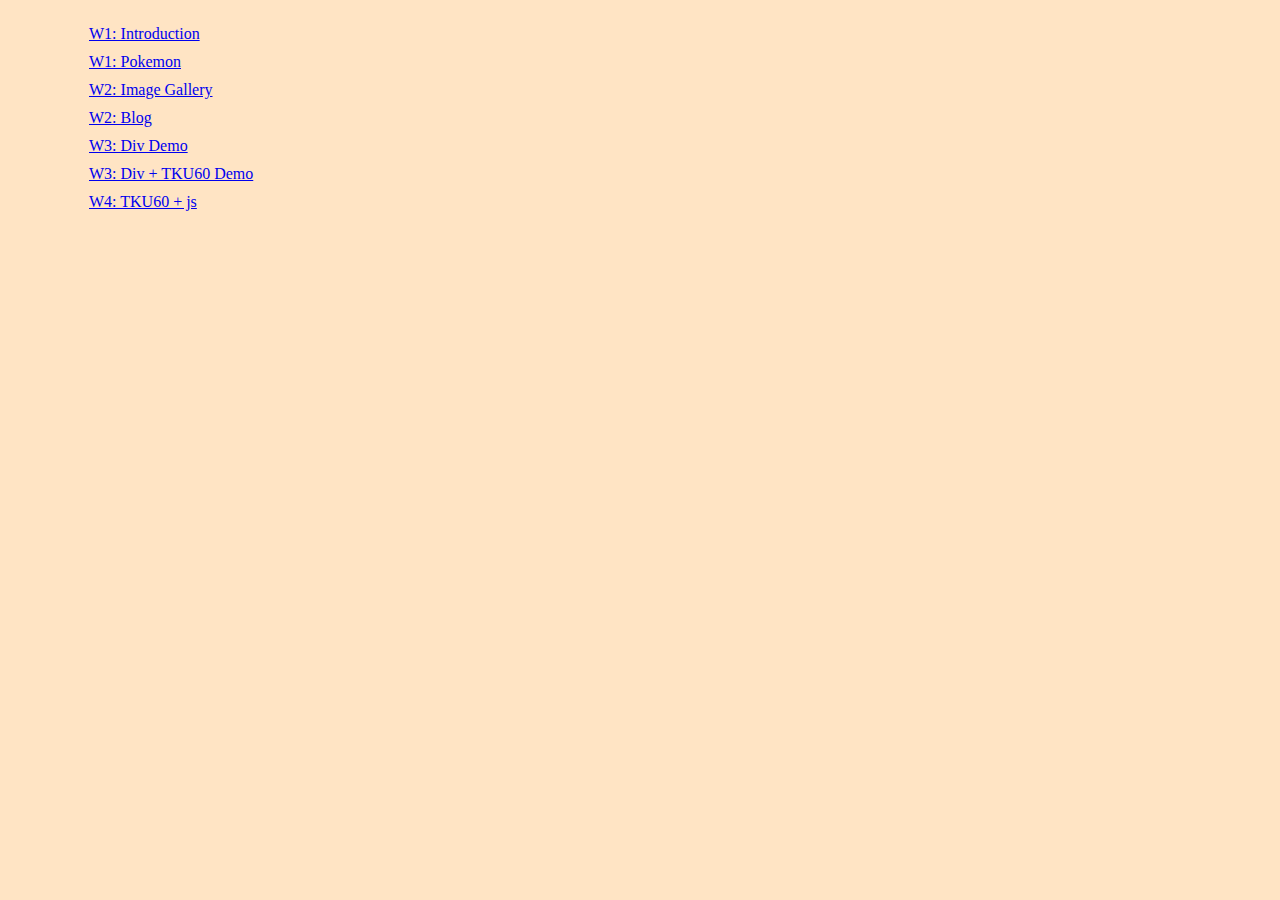
<file: 1091-1N-demo-id-main/index.html>
<!DOCTYPE html>
<html lang="en">
  <head>
    <meta charset="UTF-8" />
    <meta name="viewport" content="width=device-width, initial-scale=1.0" />
    <link rel="stylesheet" href="./classdemo.css" />
    <title>109-1 Class Demo</title>
  </head>
  <body>
    <div id="container">
      <ul>
        <li>
          <a href="./w01/index.html"> W1: Introduction</a>
        </li>
        <li>
          <a href="./w01/pokemon.html"> W1: Pokemon</a>
        </li>
        <li>
          <a href="./w02-imgGallery/imgGallery.html"> W2: Image Gallery</a>
        </li>
        <li>
          <a href="./w02-blog/blog.html"> W2: Blog</a>
        </li>
        <li>
          <a href="./w03-div/div.html"> W3: Div Demo</a>
        </li>
        <li>
          <a href="./w03-div-tku60/div_tku60.html"> W3: Div + TKU60 Demo</a>
        </li>
        <li>
          <a href="./w04-tku60-js/div_tku60.html"> W4: TKU60 + js</a>
        </li>
      </ul>
    </div>
  </body>
</html>
</file>
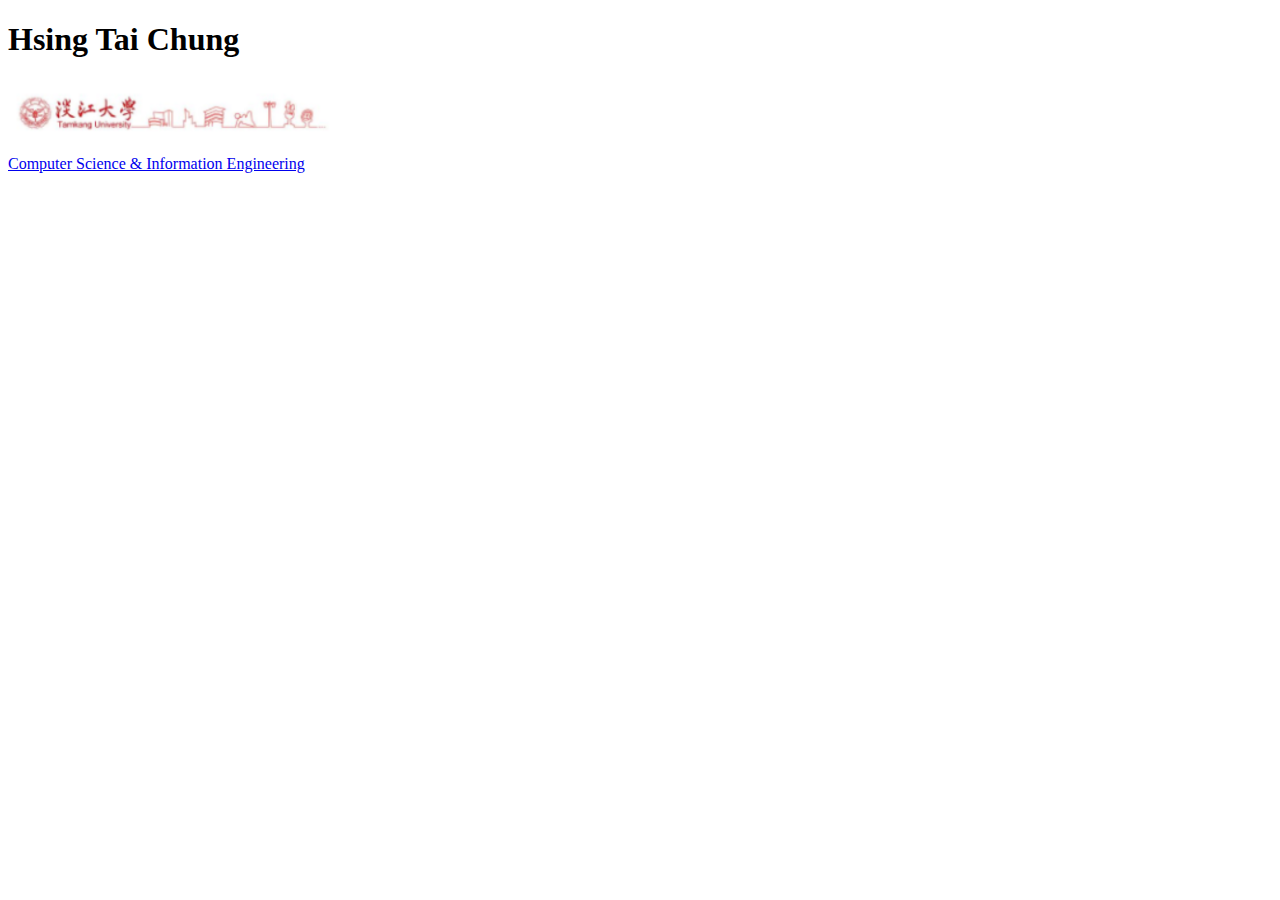
<file: 1091-1N-demo-id-main/w01/index.html>
<!DOCTYPE html>
<html lang="en">
  <head>
    <meta charset="UTF-8" />
    <meta name="viewport" content="width=device-width, initial-scale=1.0" />
    <title>Introduction</title>
  </head>
  <body>
    <div>
      <h1>Hsing Tai Chung</h1>
      <img src="./tku.PNG" width="350px" alt="" /><br />
      <a href="http://www.csie.tku.edu.tw/"
        >Computer Science & Information Engineering</a
      >
    </div>
  </body>
</html>
</file>
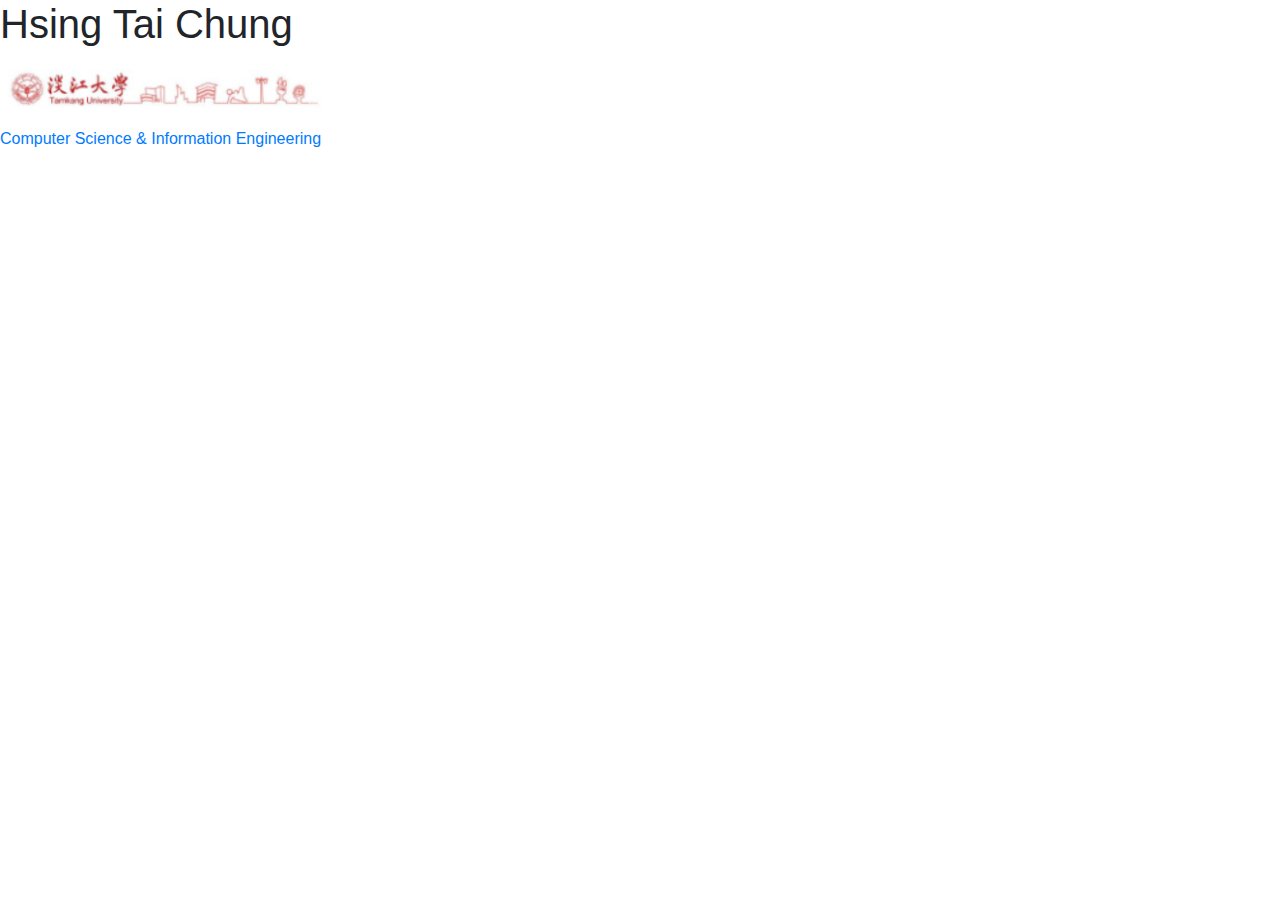
<file: 1091-1N-demo-id-main/w05-Bootstrap/index.html>
<!DOCTYPE html>
<html lang="en">
  <head>
    <meta charset="UTF-8" />
    <meta name="viewport" content="width=device-width, initial-scale=1.0" />
    <title>Introduction</title>
    <link
      rel="stylesheet"
      href="https://stackpath.bootstrapcdn.com/bootstrap/4.5.2/css/bootstrap.min.css"
      integrity="sha384-JcKb8q3iqJ61gNV9KGb8thSsNjpSL0n8PARn9HuZOnIxN0hoP+VmmDGMN5t9UJ0Z"
      crossorigin="anonymous"
    />
  </head>
  <body>
    <div>
      <h1>Hsing Tai Chung</h1>
      <img src="./tku.PNG" width="350px" alt="" /><br />
      <a href="http://www.csie.tku.edu.tw/"
        >Computer Science & Information Engineering</a
      >
      <script
        src="https://code.jquery.com/jquery-3.5.1.slim.min.js"
        integrity="sha384-DfXdz2htPH0lsSSs5nCTpuj/zy4C+OGpamoFVy38MVBnE+IbbVYUew+OrCXaRkfj"
        crossorigin="anonymous"
      ></script>
      <script
        src="https://cdn.jsdelivr.net/npm/popper.js@1.16.1/dist/umd/popper.min.js"
        integrity="sha384-9/reFTGAW83EW2RDu2S0VKaIzap3H66lZH81PoYlFhbGU+6BZp6G7niu735Sk7lN"
        crossorigin="anonymous"
      ></script>
      <script
        src="https://stackpath.bootstrapcdn.com/bootstrap/4.5.2/js/bootstrap.min.js"
        integrity="sha384-B4gt1jrGC7Jh4AgTPSdUtOBvfO8shuf57BaghqFfPlYxofvL8/KUEfYiJOMMV+rV"
        crossorigin="anonymous"
      ></script>
    </div>
  </body>
</html>
</file>
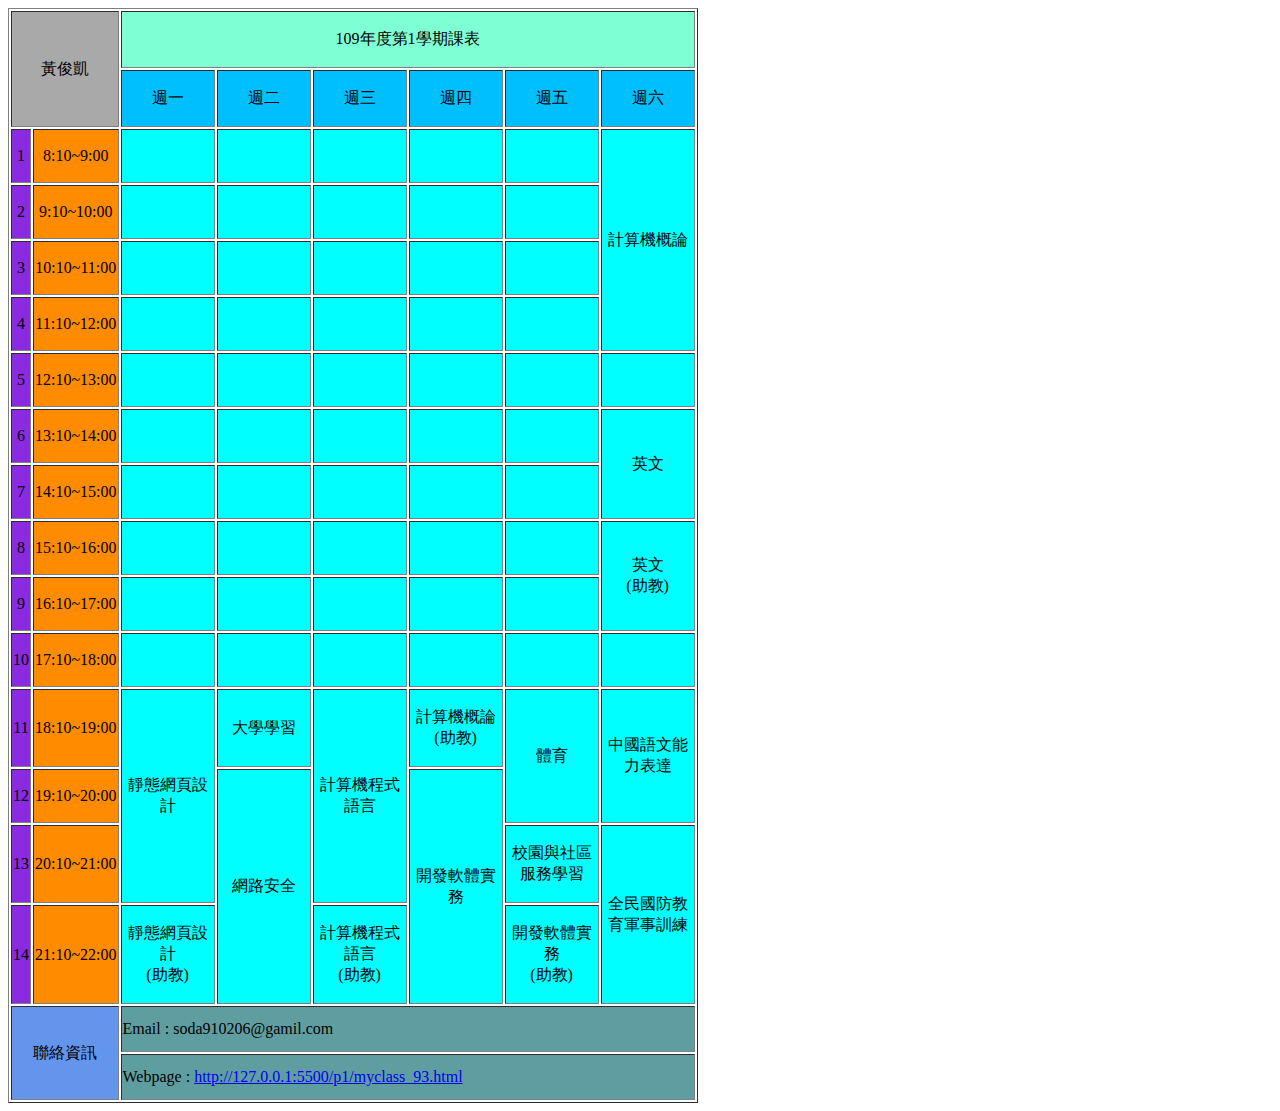
<file: myclass_93.html>
<!DOCTYPE html>
<html lang="en">
  <head>
    <meta charset="UTF-8" />
    <meta name="viewport" content="width=device-width, initial-scale=1.0" />
    <title>課表</title>
    <link rel="stylesheet" href="./myclass_93.css" />
  </head>
  <body>
    <div>
      <table border="1">
        <tr>
          <td class="name" rowspan="2" colspan="2" width="30">
            <p align="center">黃俊凱</p>
          </td>
          <td class="container" colspan="6">
            <p align="center">109年度第1學期課表</p>
          </td>
        </tr>
        <tr class="day">
          <td width="90"><p align="center">週一</p></td>
          <td width="90"><p align="center">週二</p></td>
          <td width="90"><p align="center">週三</p></td>
          <td width="90"><p align="center">週四</p></td>
          <td width="90"><p align="center">週五</p></td>
          <td width="90"><p align="center">週六</p></td>
        </tr>
        <tr class="class">
          <td class="number"><p align="center">1</p></td>
          <td class="time"><p align="center">8:10~9:00</p></td>
          <td>&nbsp;</td>
          <td>&nbsp;</td>
          <td>&nbsp;</td>
          <td>&nbsp;</td>
          <td>&nbsp;</td>
          <td rowspan="4"><p align="center">計算機概論</p></td>
        </tr>
        <tr class="class">
          <td class="number"><p align="center">2</p></td>
          <td class="time"><p align="center">9:10~10:00</p></td>
          <td>&nbsp;</td>
          <td>&nbsp;</td>
          <td>&nbsp;</td>
          <td>&nbsp;</td>
          <td>&nbsp;</td>
        </tr>
        <tr class="class">
          <td class="number"><p align="center">3</p></td>
          <td class="time"><p align="center">10:10~11:00</p></td>
          <td>&nbsp;</td>
          <td>&nbsp;</td>
          <td>&nbsp;</td>
          <td>&nbsp;</td>
          <td>&nbsp;</td>
        </tr>
        <tr class="class">
          <td class="number"><p align="center">4</p></td>
          <td class="time"><p align="center">11:10~12:00</p></td>
          <td>&nbsp;</td>
          <td>&nbsp;</td>
          <td>&nbsp;</td>
          <td>&nbsp;</td>
          <td>&nbsp;</td>
        </tr>
        <tr class="class">
          <td class="number"><p align="center">5</p></td>
          <td class="time"><p align="center">12:10~13:00</p></td>
          <td>&nbsp;</td>
          <td>&nbsp;</td>
          <td>&nbsp;</td>
          <td>&nbsp;</td>
          <td>&nbsp;</td>
          <td>&nbsp;</td>
        </tr>
        <tr class="class">
          <td class="number"><p align="center">6</p></td>
          <td class="time"><p align="center">13:10~14:00</p></td>
          <td>&nbsp;</td>
          <td>&nbsp;</td>
          <td>&nbsp;</td>
          <td>&nbsp;</td>
          <td>&nbsp;</td>
          <td rowspan="2"><p align="center">英文</p></td>
        </tr>
        <tr class="class">
          <td class="number"><p align="center">7</p></td>
          <td class="time"><p align="center">14:10~15:00</p></td>
          <td>&nbsp;</td>
          <td>&nbsp;</td>
          <td>&nbsp;</td>
          <td>&nbsp;</td>
          <td>&nbsp;</td>
        </tr>
        <tr class="class">
          <td class="number"><p align="center">8</p></td>
          <td class="time"><p align="center">15:10~16:00</p></td>
          <td>&nbsp;</td>
          <td>&nbsp;</td>
          <td>&nbsp;</td>
          <td>&nbsp;</td>
          <td>&nbsp;</td>
          <td rowspan="2">
            <p align="center">英文<br />(助教)</p>
          </td>
        </tr>
        <tr class="class">
          <td class="number"><p align="center">9</p></td>
          <td class="time"><p align="center">16:10~17:00</p></td>
          <td>&nbsp;</td>
          <td>&nbsp;</td>
          <td>&nbsp;</td>
          <td>&nbsp;</td>
          <td>&nbsp;</td>
        </tr>
        <tr class="class">
          <td class="number"><p align="center">10</p></td>
          <td class="time"><p align="center">17:10~18:00</p></td>
          <td>&nbsp;</td>
          <td>&nbsp;</td>
          <td>&nbsp;</td>
          <td>&nbsp;</td>
          <td>&nbsp;</td>
          <td>&nbsp;</td>
        </tr>
        <tr class="class">
          <td class="number"><p align="center">11</p></td>
          <td class="time"><p align="center">18:10~19:00</p></td>
          <td rowspan="3"><p align="center">靜態網頁設計</p></td>
          <td><p align="center">大學學習</p></td>
          <td rowspan="3">
            <p align="center">計算機程式語言</p>
          </td>
          <td><p align="center">計算機概論(助教)</p></td>
          <td rowspan="2"><p align="center">體育</p></td>
          <td rowspan="2"><p align="center">中國語文能力表達</p></td>
        </tr>
        <tr class="class">
          <td class="number"><p align="center">12</p></td>
          <td class="time"><p align="center">19:10~20:00</p></td>
          <td rowspan="3"><p align="center">網路安全</p></td>
          <td rowspan="3"><p align="center">開發軟體實務</p></td>
        </tr>
        <tr class="class">
          <td class="number"><p align="center">13</p></td>
          <td class="time"><p align="center">20:10~21:00</p></td>
          <td><p align="center">校園與社區服務學習</p></td>
          <td rowspan="2"><p align="center">全民國防教育軍事訓練</p></td>
        </tr>
        <tr class="class">
          <td class="number"><p align="center">14</p></td>
          <td class="time"><p align="center">21:10~22:00</p></td>
          <td>
            <p align="center">靜態網頁設計<br />(助教)</p>
          </td>
          <td>
            <p align="center">計算機程式語言<br />(助教)</p>
          </td>
          <td>
            <p align="center">開發軟體實務<br />(助教)</p>
          </td>
        </tr>
        <tr class="myself">
          <td rowspan="2" colspan="2" height="90">
            <p align="center">聯絡資訊</p>
          </td>
          <td class="information" colspan="6">Email : soda910206@gamil.com</td>
        </tr>
        <tr>
          <td class="information" colspan="6">
            Webpage :
            <a href="http://127.0.0.1:5500/p1/myclass_93.html"
              >http://127.0.0.1:5500/p1/myclass_93.html</a
            >
          </td>
        </tr>
      </table>
    </div>
  </body>
</html>
</file>
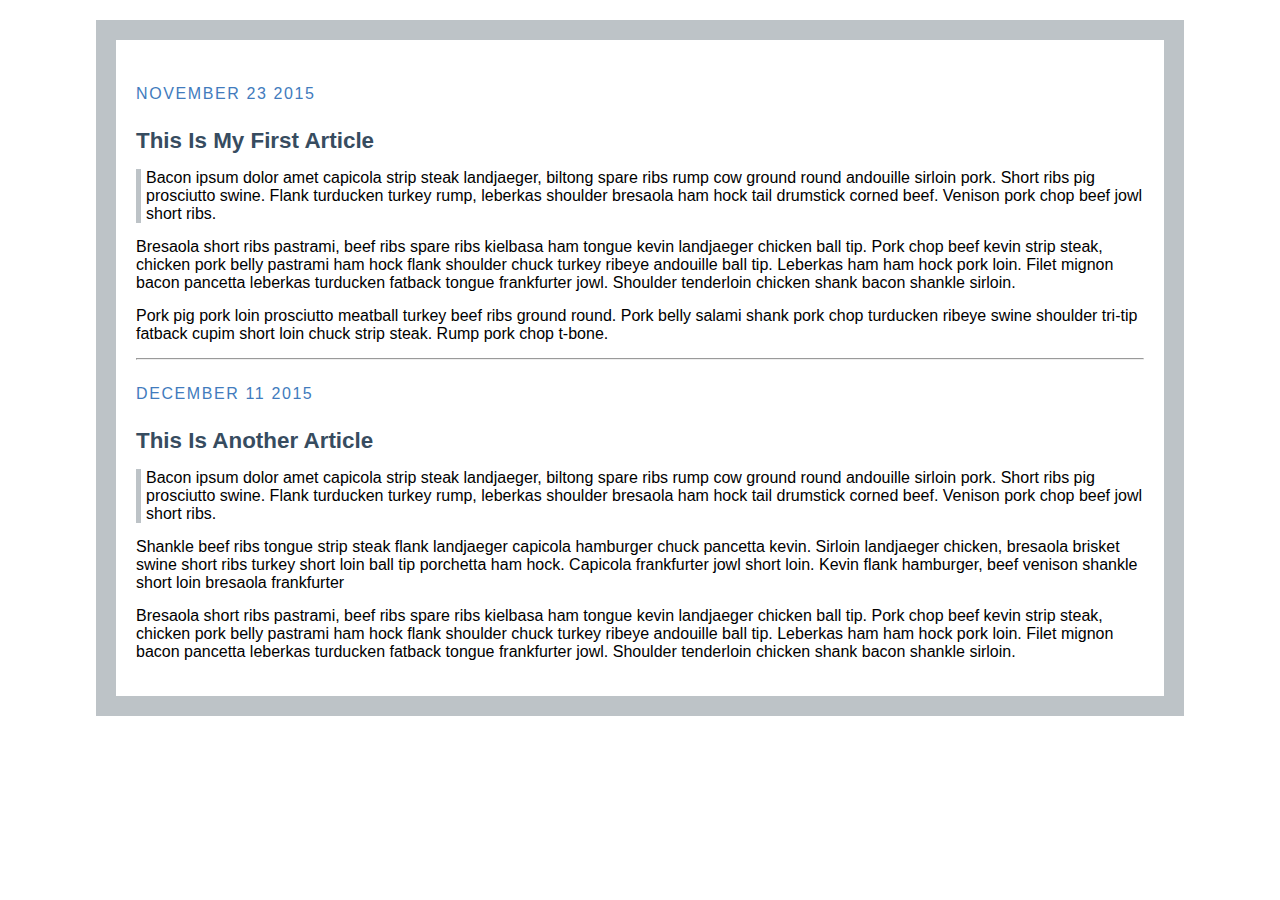
<file: 1091-1N-demo-id-main/w02-blog/blog.html>
<!DOCTYPE html>
<html>
  <head>
    <title>My Blog</title>
    <link rel="stylesheet" type="text/css" href="blog.css" />
  </head>
  <body>
    <link
      href="http://fonts.googleapis.com/css?family=Source+Sans+Pro:400,700,400italic|Source+Code+Pro:400,700"
      rel="stylesheet"
      type="text/css"
    />

    <div class="post">
      <div class="date">November 23 2015</div>
      <h2>This Is My First Article</h2>

      <p class="quote">
        Bacon ipsum dolor amet capicola strip steak landjaeger, biltong spare
        ribs rump cow ground round andouille sirloin pork. Short ribs pig
        prosciutto swine. Flank turducken turkey rump, leberkas shoulder
        bresaola ham hock tail drumstick corned beef. Venison pork chop beef
        jowl short ribs.
      </p>

      <p class="post-info">
        Bresaola short ribs pastrami, beef ribs spare ribs kielbasa ham tongue
        kevin landjaeger chicken ball tip. Pork chop beef kevin strip steak,
        chicken pork belly pastrami ham hock flank shoulder chuck turkey ribeye
        andouille ball tip. Leberkas ham ham hock pork loin. Filet mignon bacon
        pancetta leberkas turducken fatback tongue frankfurter jowl. Shoulder
        tenderloin chicken shank bacon shankle sirloin.
      </p>

      <p class="post-info">
        Pork pig pork loin prosciutto meatball turkey beef ribs ground round.
        Pork belly salami shank pork chop turducken ribeye swine shoulder
        tri-tip fatback cupim short loin chuck strip steak. Rump pork chop
        t-bone.
      </p>
    </div>

    <hr />

    <div class="post">
      <div class="date">December 11 2015</div>
      <h2>This Is Another Article</h2>

      <p class="quote">
        Bacon ipsum dolor amet capicola strip steak landjaeger, biltong spare
        ribs rump cow ground round andouille sirloin pork. Short ribs pig
        prosciutto swine. Flank turducken turkey rump, leberkas shoulder
        bresaola ham hock tail drumstick corned beef. Venison pork chop beef
        jowl short ribs.
      </p>

      <p class="post-info">
        Shankle beef ribs tongue strip steak flank landjaeger capicola hamburger
        chuck pancetta kevin. Sirloin landjaeger chicken, bresaola brisket swine
        short ribs turkey short loin ball tip porchetta ham hock. Capicola
        frankfurter jowl short loin. Kevin flank hamburger, beef venison shankle
        short loin bresaola frankfurter
      </p>

      <p class="post-info">
        Bresaola short ribs pastrami, beef ribs spare ribs kielbasa ham tongue
        kevin landjaeger chicken ball tip. Pork chop beef kevin strip steak,
        chicken pork belly pastrami ham hock flank shoulder chuck turkey ribeye
        andouille ball tip. Leberkas ham ham hock pork loin. Filet mignon bacon
        pancetta leberkas turducken fatback tongue frankfurter jowl. Shoulder
        tenderloin chicken shank bacon shankle sirloin.
      </p>
    </div>
  </body>
</html>
</file>
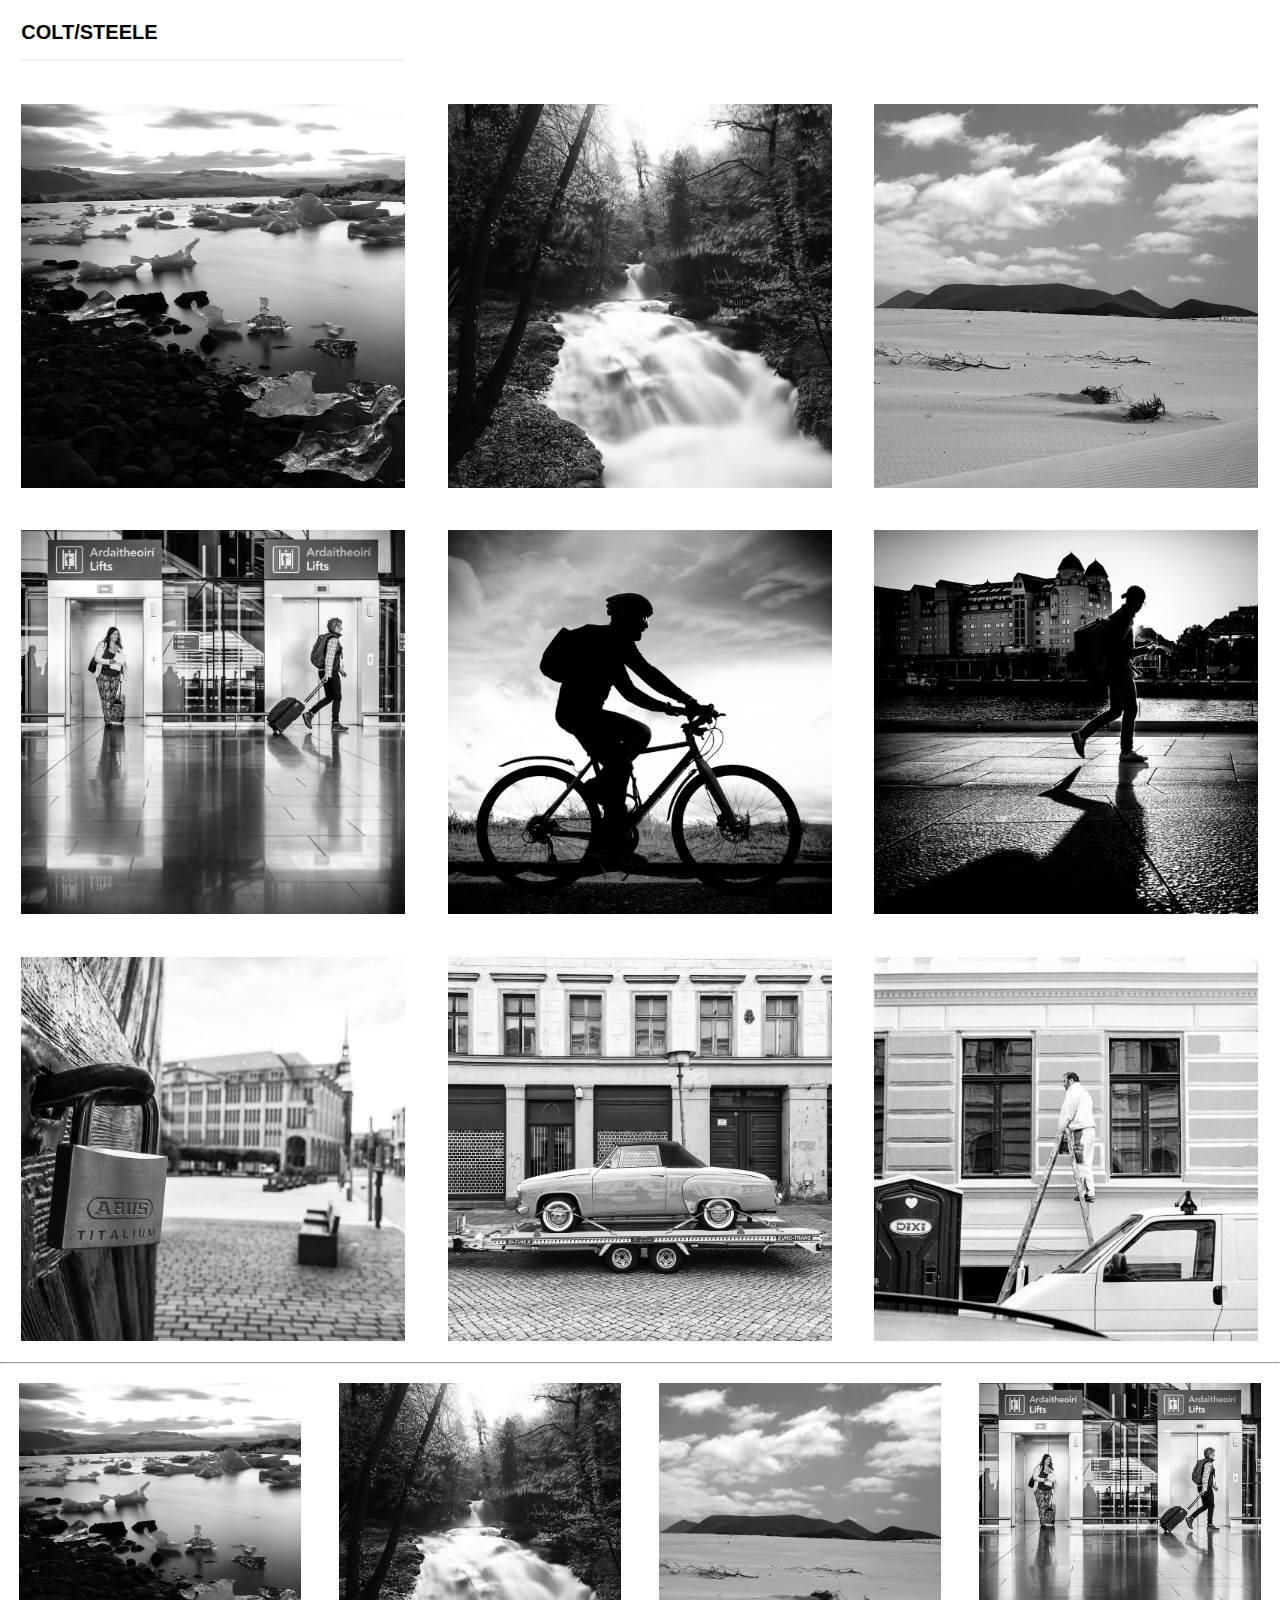
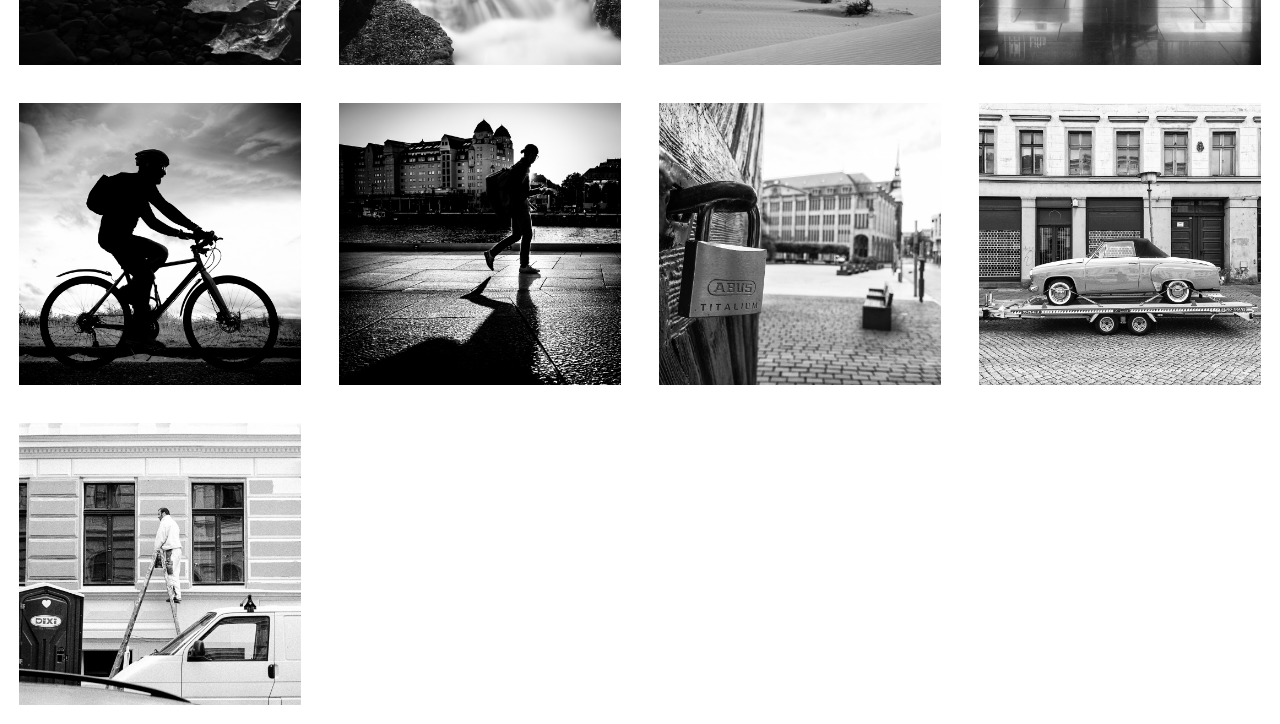
<file: 1091-1N-demo-id-main/w02-imgGallery/imgGallery.html>
<!DOCTYPE html>
<html lang="en">
  <head>
    <meta charset="UTF-8" />
    <meta name="viewport" content="width=device-width, initial-scale=1.0" />
    <title>Image Gallery</title>
    <link rel="stylesheet" href="./imgGallery.css" />
  </head>
  <body>
    <p>Colt/Steele</p>
    <div id="line3">
      <img src="./img/img1.jpg" alt="" />
      <img src="./img/img2.jpg" alt="" />
      <img src="./img/img3.jpg" alt="" />
      <img src="./img/img4.jpg" alt="" />
      <img src="./img/img5.jpg" alt="" />
      <img src="./img/img6.jpg" alt="" />
      <img src="./img/img7.jpg" alt="" />
      <img src="./img/img8.jpg" alt="" />
      <img src="./img/img9.jpg" alt="" />
    </div>
    <hr />
    <div id="line4">
      <img src="./img/img1.jpg" alt="" />
      <img src="./img/img2.jpg" alt="" />
      <img src="./img/img3.jpg" alt="" />
      <img src="./img/img4.jpg" alt="" />
      <img src="./img/img5.jpg" alt="" />
      <img src="./img/img6.jpg" alt="" />
      <img src="./img/img7.jpg" alt="" />
      <img src="./img/img8.jpg" alt="" />
      <img src="./img/img9.jpg" alt="" />
    </div>
  </body>
</html>
</file>
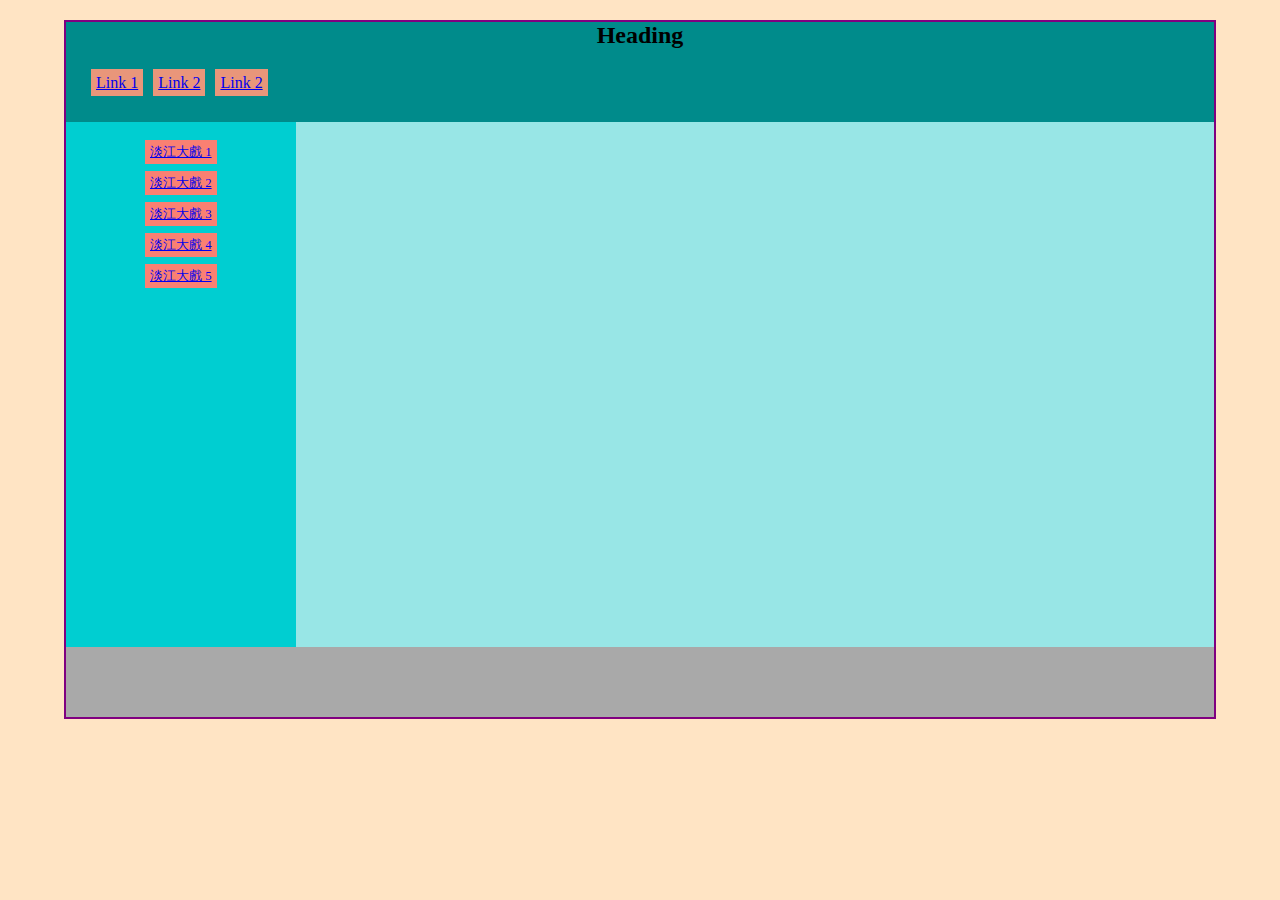
<file: 1091-1N-demo-id-main/w03-div-tku60/div_tku60.html>
<!DOCTYPE html>
<html lang="en">
  <head>
    <meta charset="UTF-8" />
    <meta name="viewport" content="width=device-width, initial-scale=1.0" />
    <title>Div Demo</title>
    <link rel="stylesheet" href="./div_tku60.css" />
  </head>
  <body>
    <div id="container">
      <div id="heading">
        <h2>Heading</h2>
        <ul>
          <li>
            <a href="#">Link 1</a>
          </li>
          <li>
            <a href="#">Link 2</a>
          </li>
          <li>
            <a href="#">Link 2</a>
          </li>
        </ul>
      </div>
      <div id="main">
        <aside>
          <ul>
            <li>
              <a href="#">淡江大戲 1</a>
            </li>
            <li>
              <a href="#">淡江大戲 2</a>
            </li>
            <li>
              <a href="#">淡江大戲 3</a>
            </li>
            <li>
              <a href="#">淡江大戲 4</a>
            </li>
            <li>
              <a href="#">淡江大戲 5</a>
            </li>
          </ul>
        </aside>
        <div id="section">
          <div class="video-responsive">
            <div id="player">
              <iframe
                width="560"
                height="315"
                src="https://www.youtube.com/embed/RechrtUxfQc"
                frameborder="0"
                allow="accelerometer; autoplay; clipboard-write; encrypted-media; gyroscope; picture-in-picture"
                allowfullscreen
              ></iframe>
            </div>
          </div>
        </div>
      </div>
      <div id="footer"></div>
    </div>
  </body>
</html>
</file>
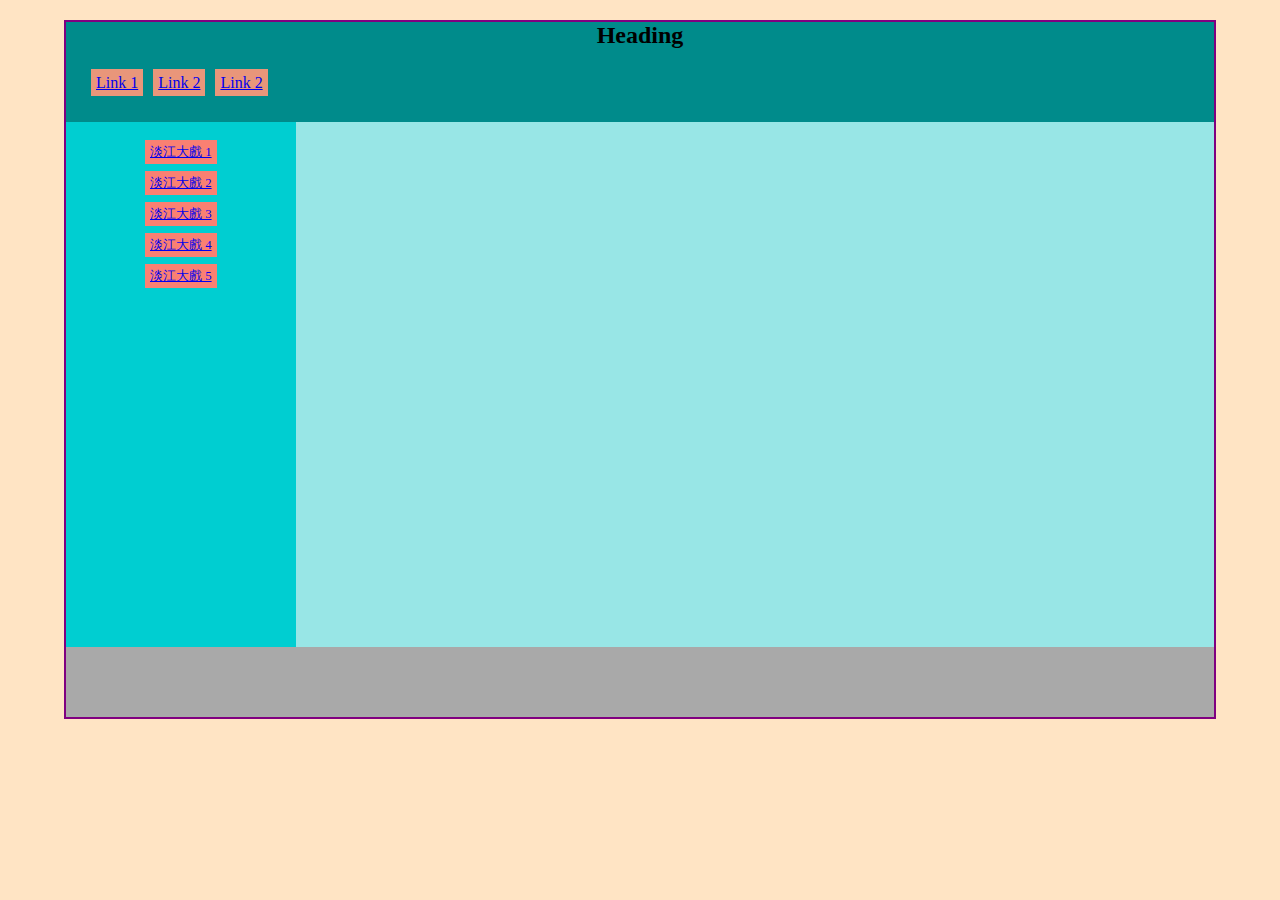
<file: 1091-1N-demo-id-main/w04-tku60-js/div_tku60.html>
<!DOCTYPE html>
<html lang="en">
  <head>
    <meta charset="UTF-8" />
    <meta name="viewport" content="width=device-width, initial-scale=1.0" />
    <title>Div Demo</title>
    <link rel="stylesheet" href="./div_tku60.css" />
  </head>
  <body>
    <div id="container">
      <div id="heading">
        <h2>Heading</h2>
        <ul>
          <li>
            <a href="#">Link 1</a>
          </li>
          <li>
            <a href="#">Link 2</a>
          </li>
          <li>
            <a href="#">Link 2</a>
          </li>
        </ul>
      </div>
      <div id="main">
        <aside>
          <ul>
            <li onclick="changeVideo(1)">
              <a href="#">淡江大戲 1</a>
            </li>
            <li onclick="changeVideo(2)">
              <a href="#">淡江大戲 2</a>
            </li>
            <li onclick="changeVideo(3)">
              <a href="#">淡江大戲 3</a>
            </li>
            <li onclick="changeVideo(4)">
              <a href="#">淡江大戲 4</a>
            </li>
            <li onclick="changeVideo(5)">
              <a href="#">淡江大戲 5</a>
            </li>
          </ul>
        </aside>
        <div id="section">
          <div class="video-responsive">
            <div id="player">
              <iframe
                width="560"
                height="315"
                src="https://www.youtube.com/embed/RechrtUxfQc"
                frameborder="0"
                allow="accelerometer; autoplay; clipboard-write; encrypted-media; gyroscope; picture-in-picture"
                allowfullscreen
              ></iframe>
            </div>
          </div>
        </div>
      </div>
      <div id="footer"></div>
    </div>

    <script src="div_tku60.js"></script>
  </body>
</html>
</file>
<file: 1091-1N-demo-id-main/classdemo.css>
* {
  padding: 0;
  margin: 0;
  box-sizing: border-box;
}

body {
  background-color: bisque;
  font-size: 16px;
}

#container {
  width: 90%;
  margin: 20px auto;
}

ul {
  display: flex;
  flex-direction: column;
  margin-top: 25px;
  padding-left: 20px;
}

ul li {
  list-style-type: none;
  padding: 0px 5px 10px 5px;
  font-size: 0.9 rem;
}
</file>
<file: myclass_93.css>
.name {
  background-color: darkgrey;
}
.container {
  background-color: aquamarine;
}
.day {
  background-color: deepskyblue;
}
.number {
  background-color: blueviolet;
}
.time {
  background-color: darkorange;
}
.class {
  background-color: aqua;
}

.myself {
  background-color: cornflowerblue;
}
.information {
  background-color: cadetblue;
}
</file>
<file: 1091-1N-demo-id-main/w02-blog/blog.css>
* {
  padding: 0;
  margin: 0;
  box-sizing: border-box;
}

body {
  margin: 20px auto;
  padding: 20px;
  border: 20px solid #bdc3c7;
  width: 85%;
  font-family: Arial, Helvetica, sans-serif;
  font-size: 16px;
}

.date {
  text-transform: uppercase;
  letter-spacing: 0.1rem;
  color: #417bbd;
  padding: 25px 0;
}

h2 {
  font-size: 1.4rem;
  font-weight: bold;
  color: #374c60;
  padding-bottom: 15px;
}

.quote {
  border-left: 5px solid #bdc3c7;
  padding-left: 5px;
}

.post-info {
  margin-top: 15px;
}

.post {
  margin-bottom: 15px;
}
</file>
<file: 1091-1N-demo-id-main/w02-imgGallery/imgGallery.css>
* {
  padding: 0;
  margin: 0;
  box-sizing: border-box;
}

#line3,
#line4 {
  display: flex;
  flex-wrap: wrap;
}

#line3 img {
  width: 30%;
  margin: 1.66%;
}

#line4 img {
  width: 22%;
  margin: 1.5%;
}

p {
  text-transform: uppercase;
  font-family: Arial, Helvetica, sans-serif;
  font-size: 20px;
  font-weight: 600;
  border-bottom: 2px solid #f1f1f1;
  padding-bottom: 15px;
  width: 30%;
  margin: 1.66%;
}
</file>
<file: 1091-1N-demo-id-main/w03-div-tku60/div_tku60.css>
* {
  padding: 0;
  margin: 0;
  box-sizing: border-box;
}

body {
  background-color: bisque;
  font-size: 16px;
}

#container {
  width: 90%;
  border: 2px solid purple;
  margin: 20px auto;
}

#heading {
  width: 100%;
  height: 100px;
  background-color: darkcyan;
  text-align: center;
}

#heading ul {
  display: flex;
  margin-top: 25px;
  padding-left: 20px;
}

#heading li {
  list-style-type: none;
  padding: 0px 5px 10px 5px;
  font-size: 0.9 rem;
}

#heading ul a {
  background-color: darksalmon;
  padding: 5px;
}

#heading ul a:hover {
  background-color: crimson;
}

#main {
  display: flex;
  background-color: darkturquoise;
}

#main ul {
  display: flex;
  flex-direction: column;
  margin-top: 15px;
}

#main li {
  list-style-type: none;
  text-align: center;
  margin: 7px;
  font-size: 0.8rem;
}

#main ul a {
  background-color: salmon;
  padding: 5px;
}

#main ul a:hover {
  background-color: crimson;
}

aside {
  width: 20%;
  height: 100%;
  background-color: darkturquoise;
}

#section {
  width: 80%;
  height: 100%;
  background-color: rgb(152, 230, 230);
  padding: 10px;
}

#footer {
  width: 100%;
  height: 70px;
  background-color: darkgray;
}

.video-responsive {
  overflow: hidden;
  padding-bottom: 56.25%;
  position: relative;
  height: 0;
}

.video-responsive iframe {
  left: 0;
  top: 0;
  height: 100%;
  width: 100%;
  position: absolute;
}
</file>
<file: 1091-1N-demo-id-main/w04-tku60-js/div_tku60.css>
* {
  padding: 0;
  margin: 0;
  box-sizing: border-box;
}

body {
  background-color: bisque;
  font-size: 16px;
}

#container {
  width: 90%;
  border: 2px solid purple;
  margin: 20px auto;
}

#heading {
  width: 100%;
  height: 100px;
  background-color: darkcyan;
  text-align: center;
}

#heading ul {
  display: flex;
  margin-top: 25px;
  padding-left: 20px;
}

#heading li {
  list-style-type: none;
  padding: 0px 5px 10px 5px;
  font-size: 0.9 rem;
}

#heading ul a {
  background-color: darksalmon;
  padding: 5px;
}

#heading ul a:hover {
  background-color: crimson;
}

#main {
  display: flex;
  background-color: darkturquoise;
}

#main ul {
  display: flex;
  flex-direction: column;
  margin-top: 15px;
}

#main li {
  list-style-type: none;
  text-align: center;
  margin: 7px;
  font-size: 0.8rem;
}

#main ul a {
  background-color: salmon;
  padding: 5px;
}

#main ul a:hover {
  background-color: crimson;
}

aside {
  width: 20%;
  height: 100%;
  background-color: darkturquoise;
}

#section {
  width: 80%;
  height: 100%;
  background-color: rgb(152, 230, 230);
  padding: 10px;
}

#footer {
  width: 100%;
  height: 70px;
  background-color: darkgray;
}

.video-responsive {
  overflow: hidden;
  padding-bottom: 56.25%;
  position: relative;
  height: 0;
}

.video-responsive iframe {
  left: 0;
  top: 0;
  height: 100%;
  width: 100%;
  position: absolute;
}
</file>
